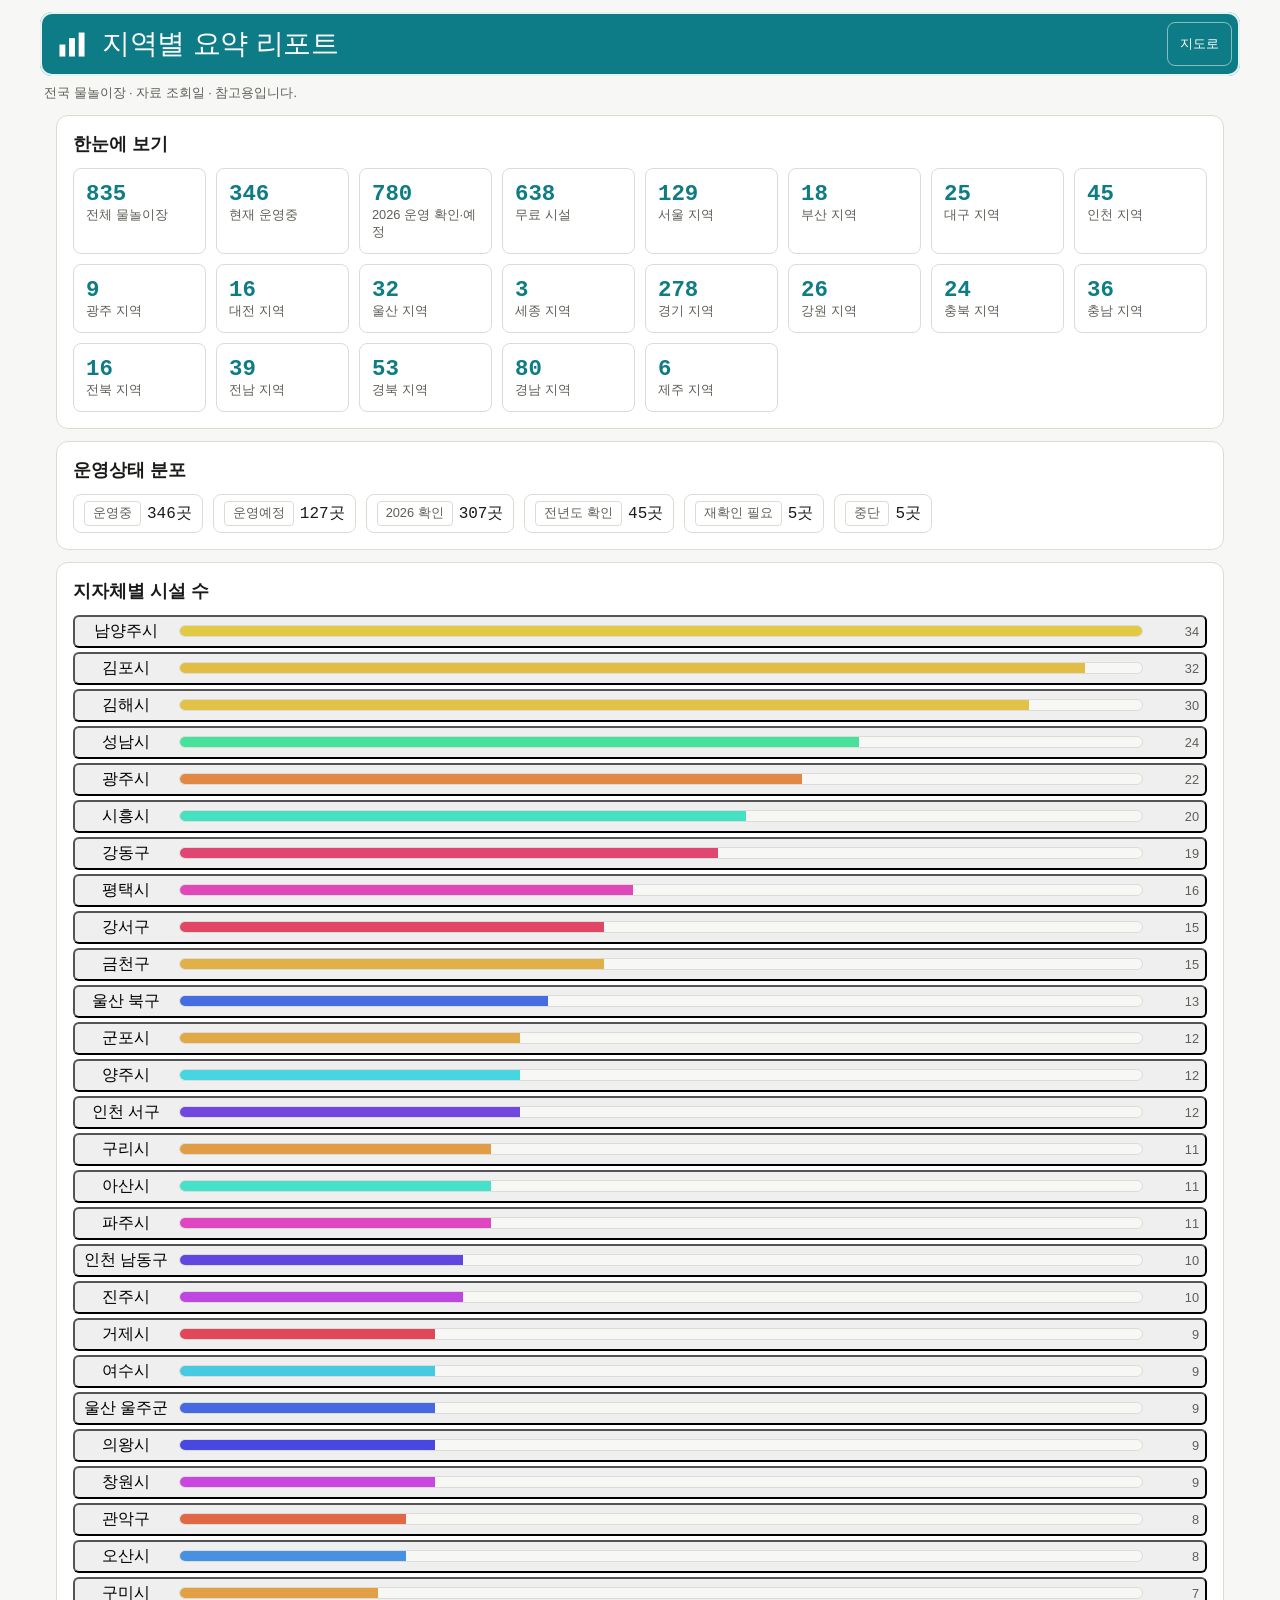
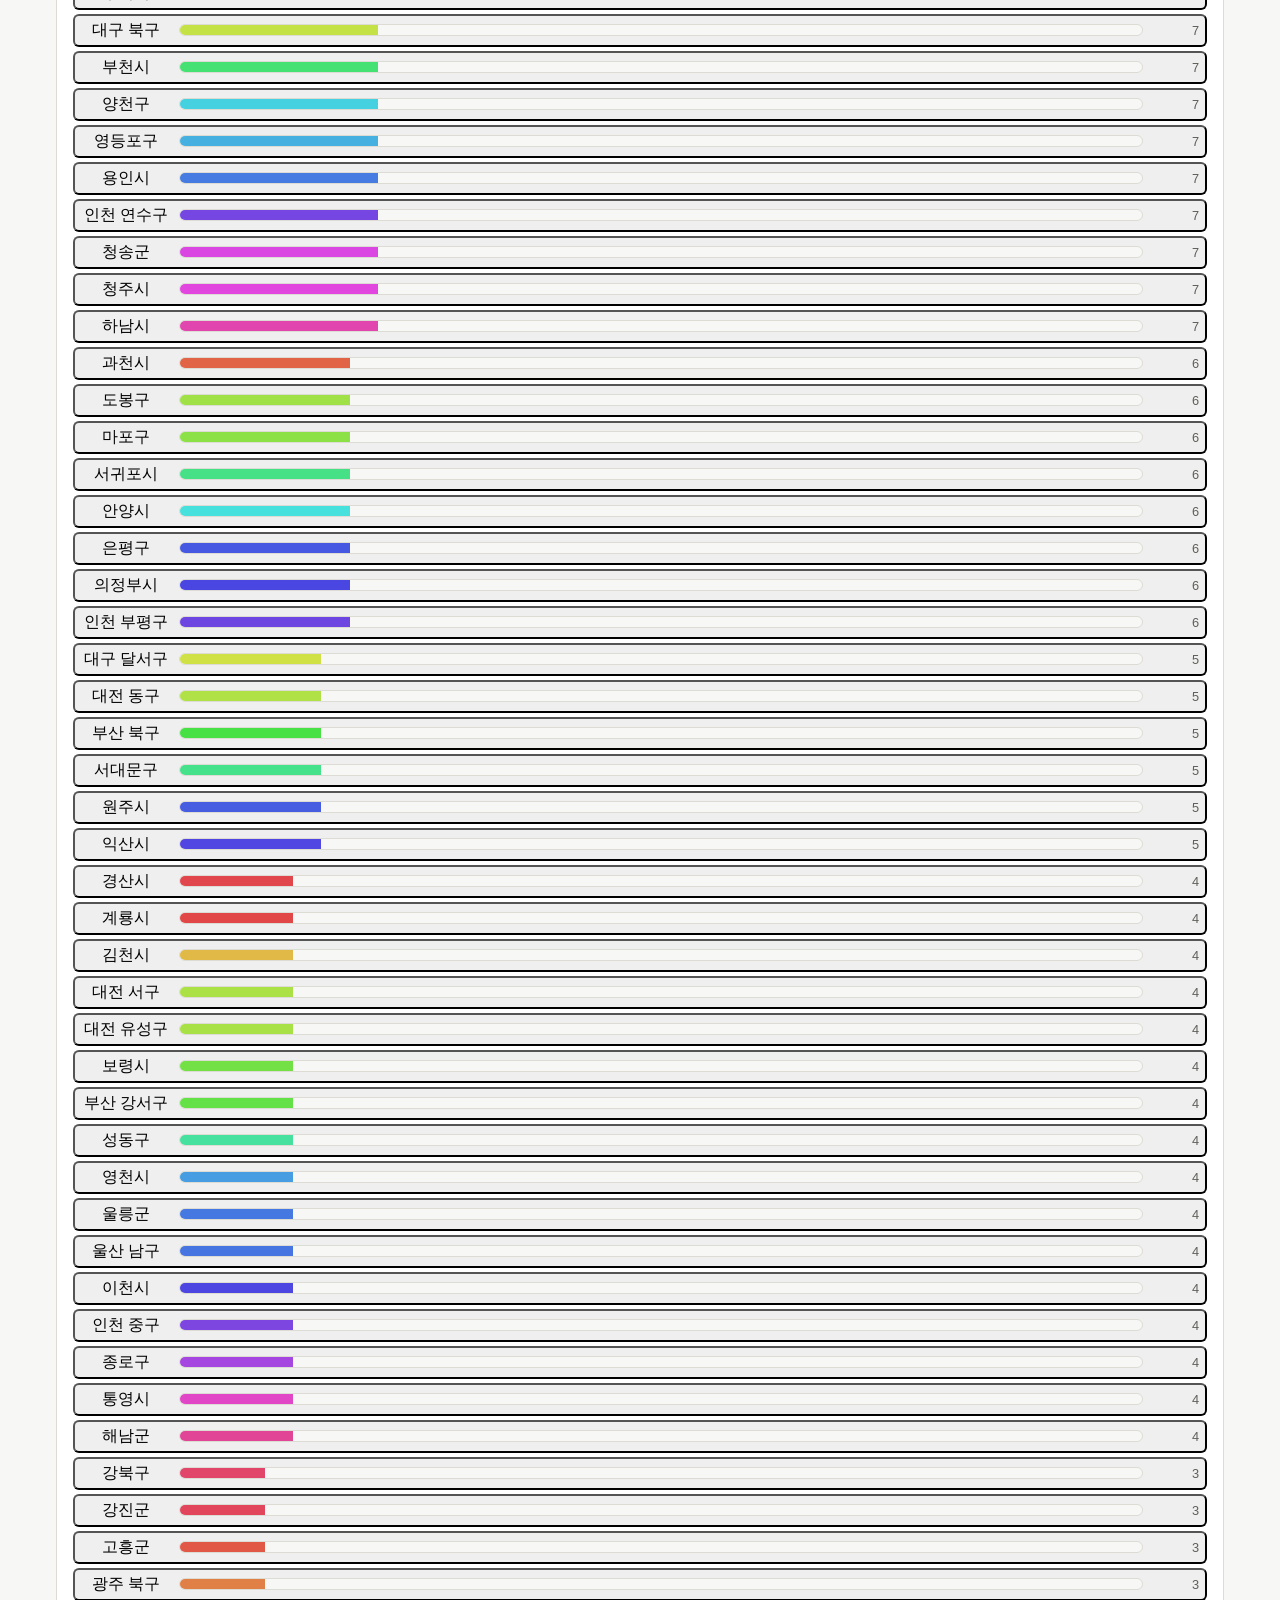
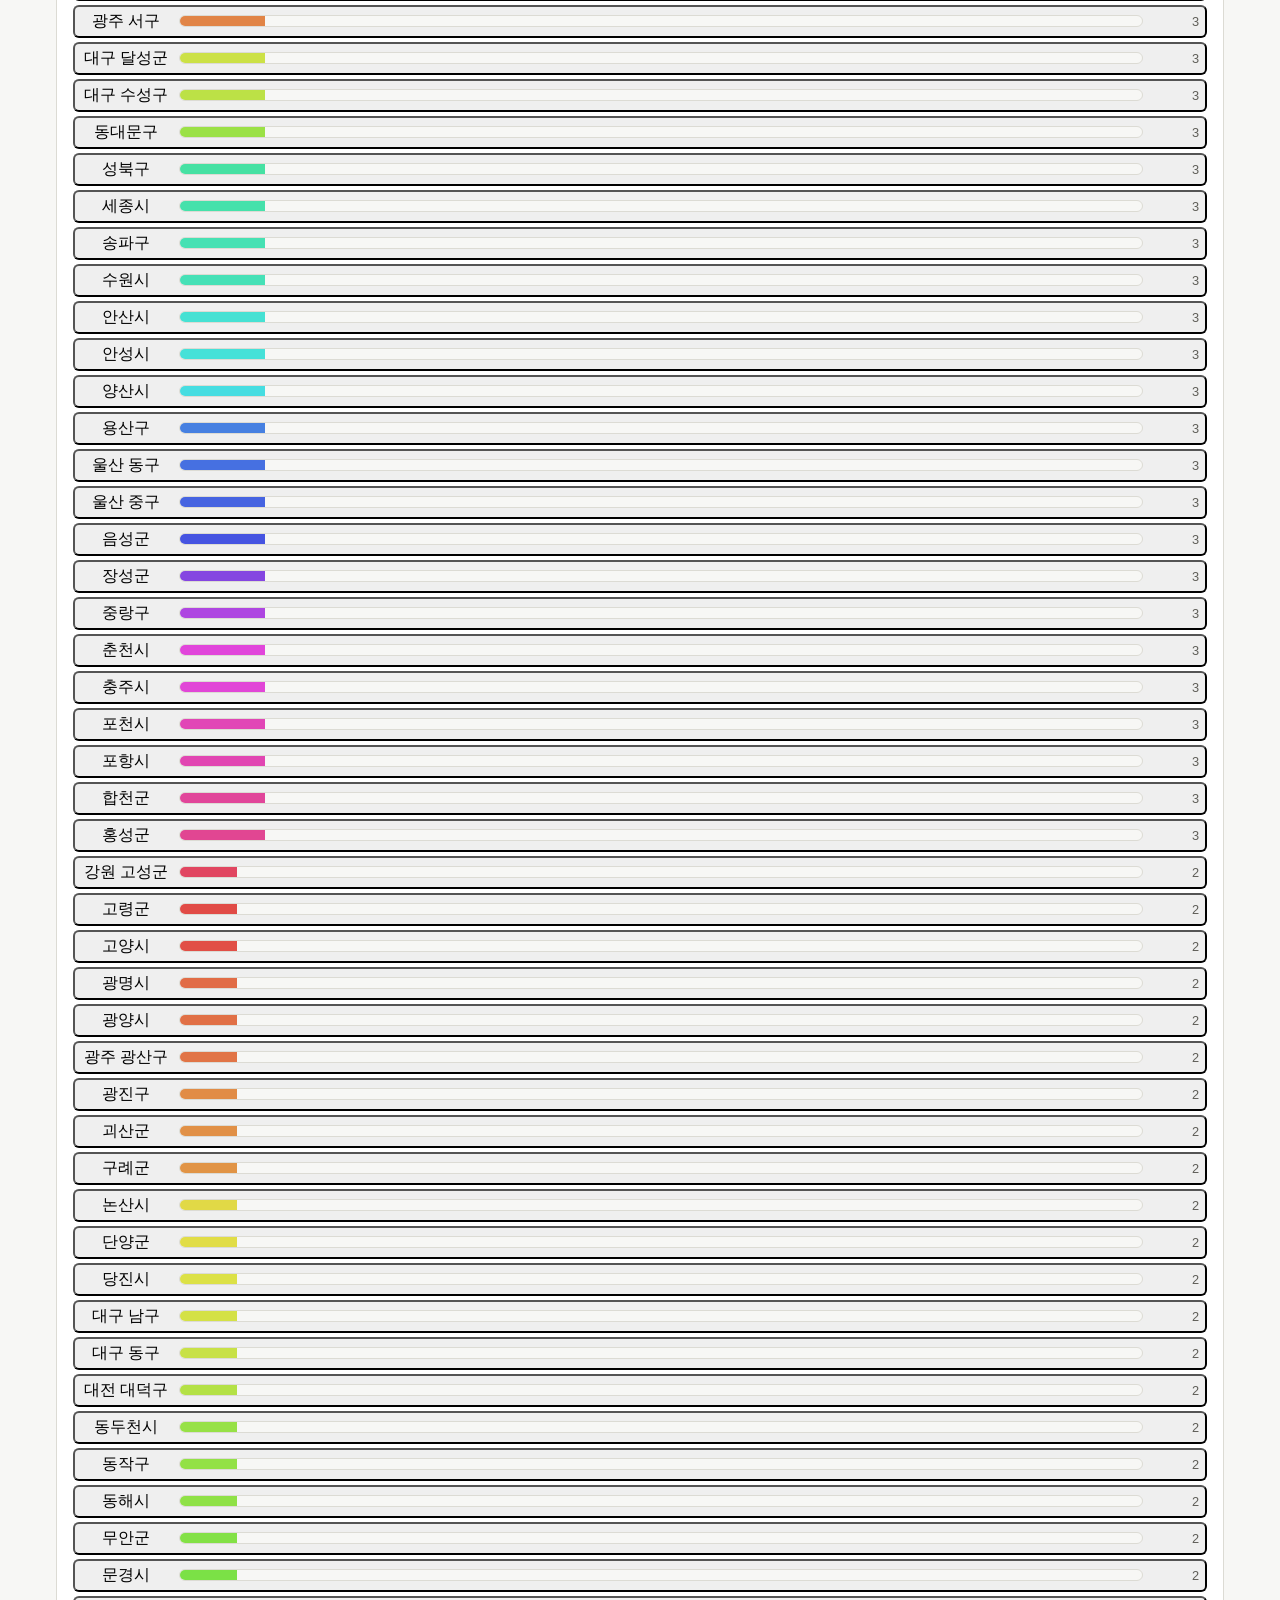
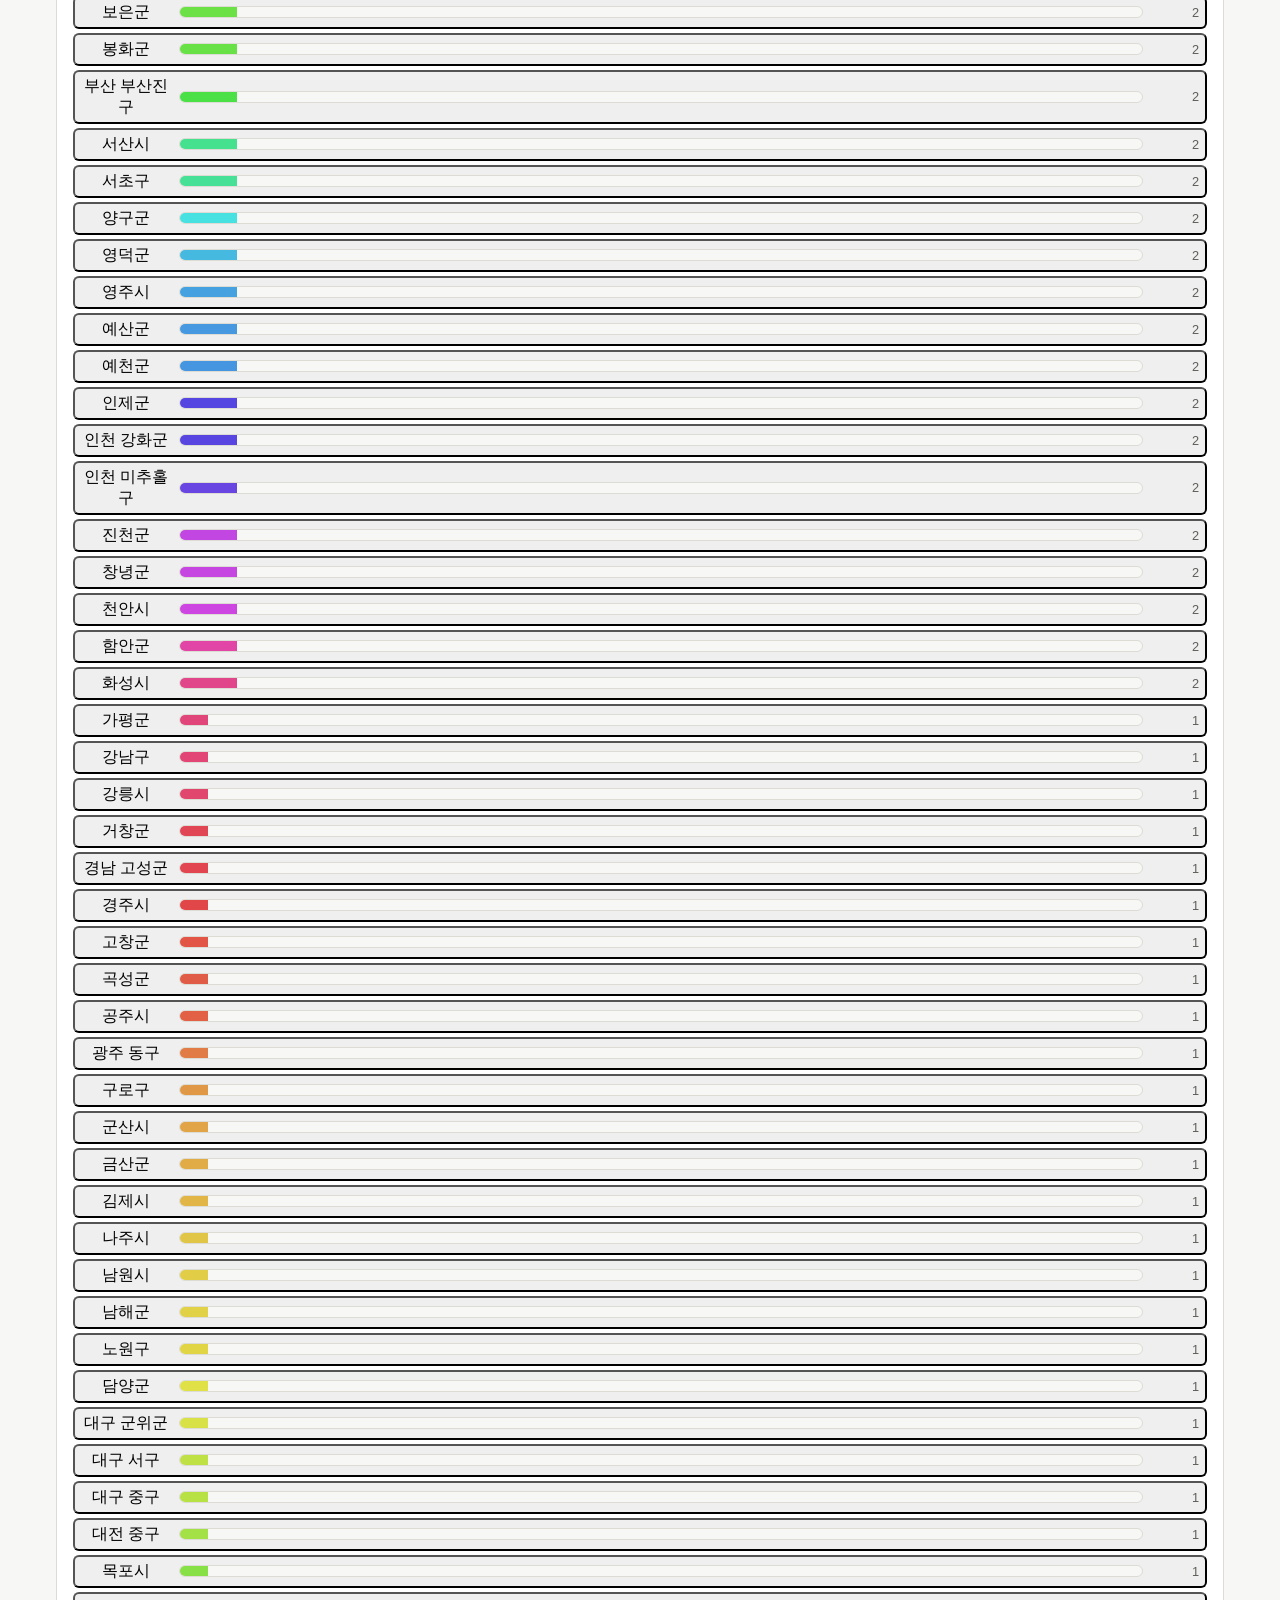
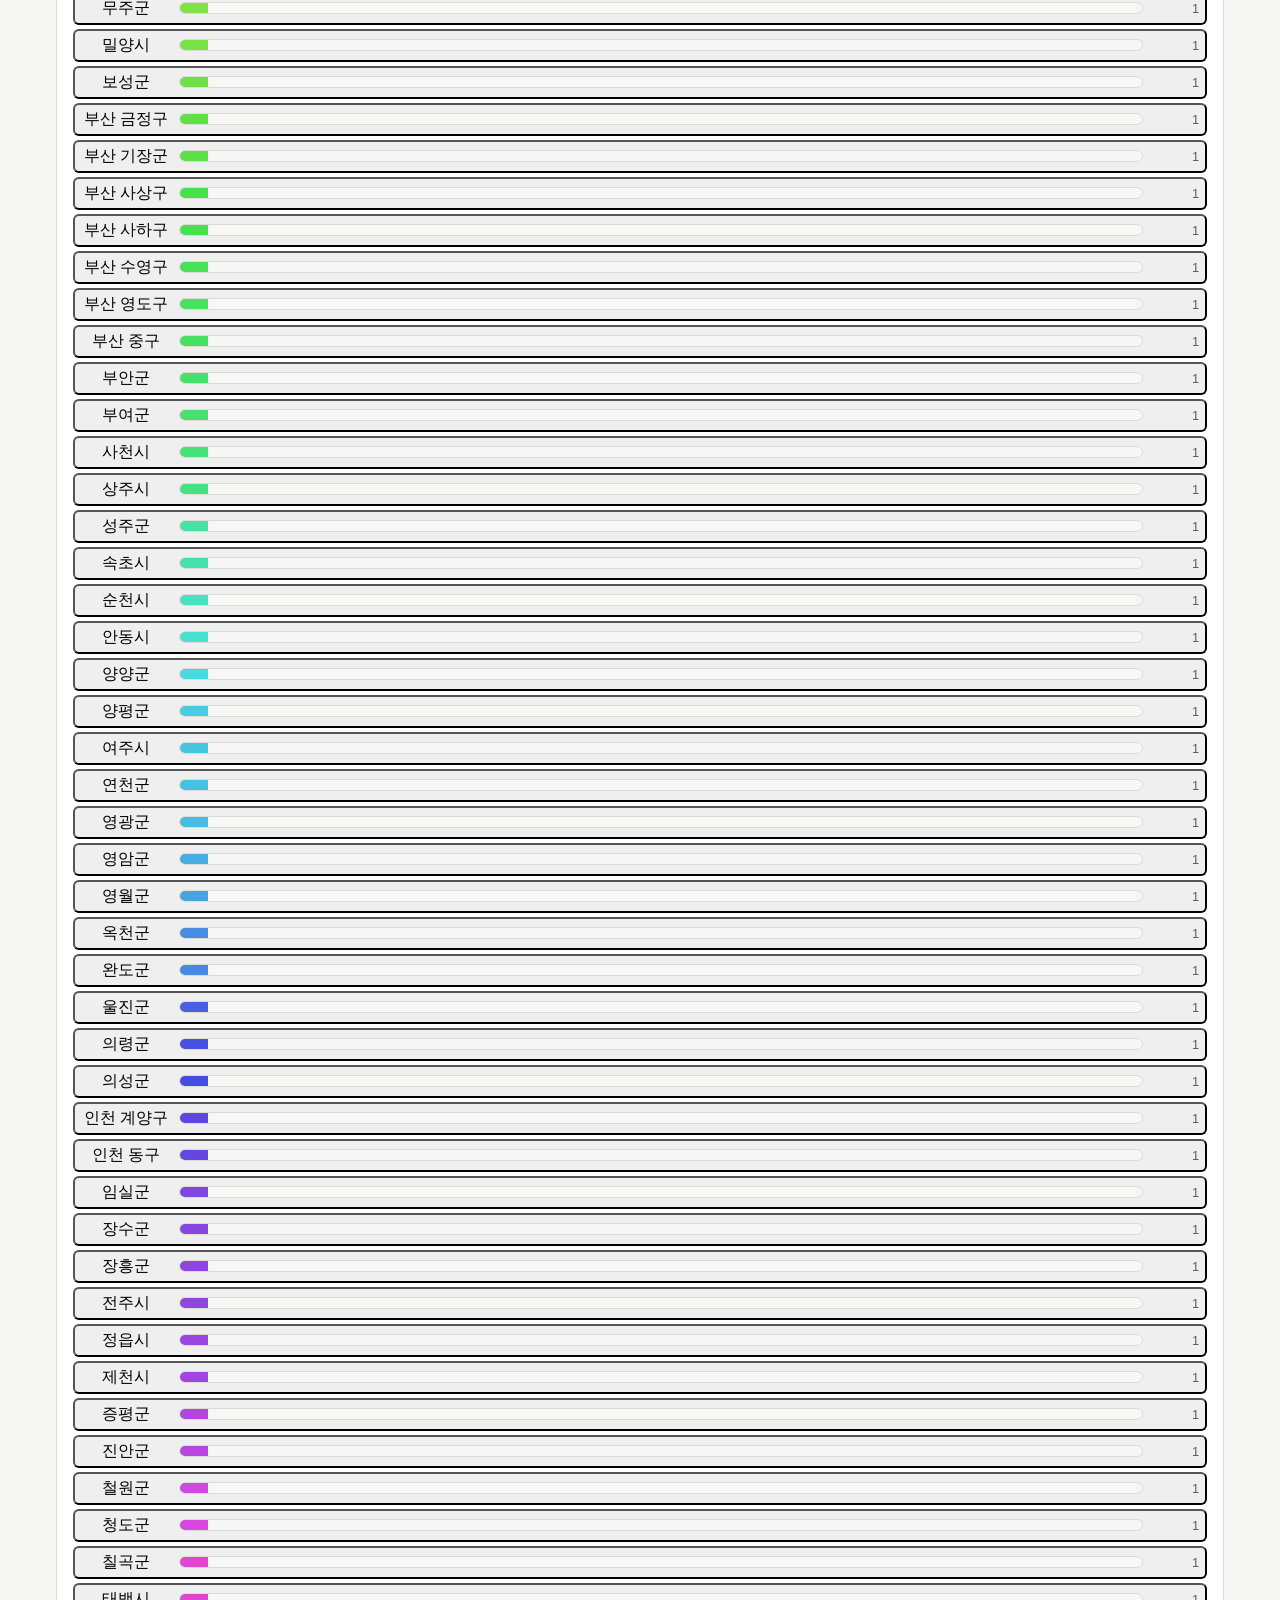
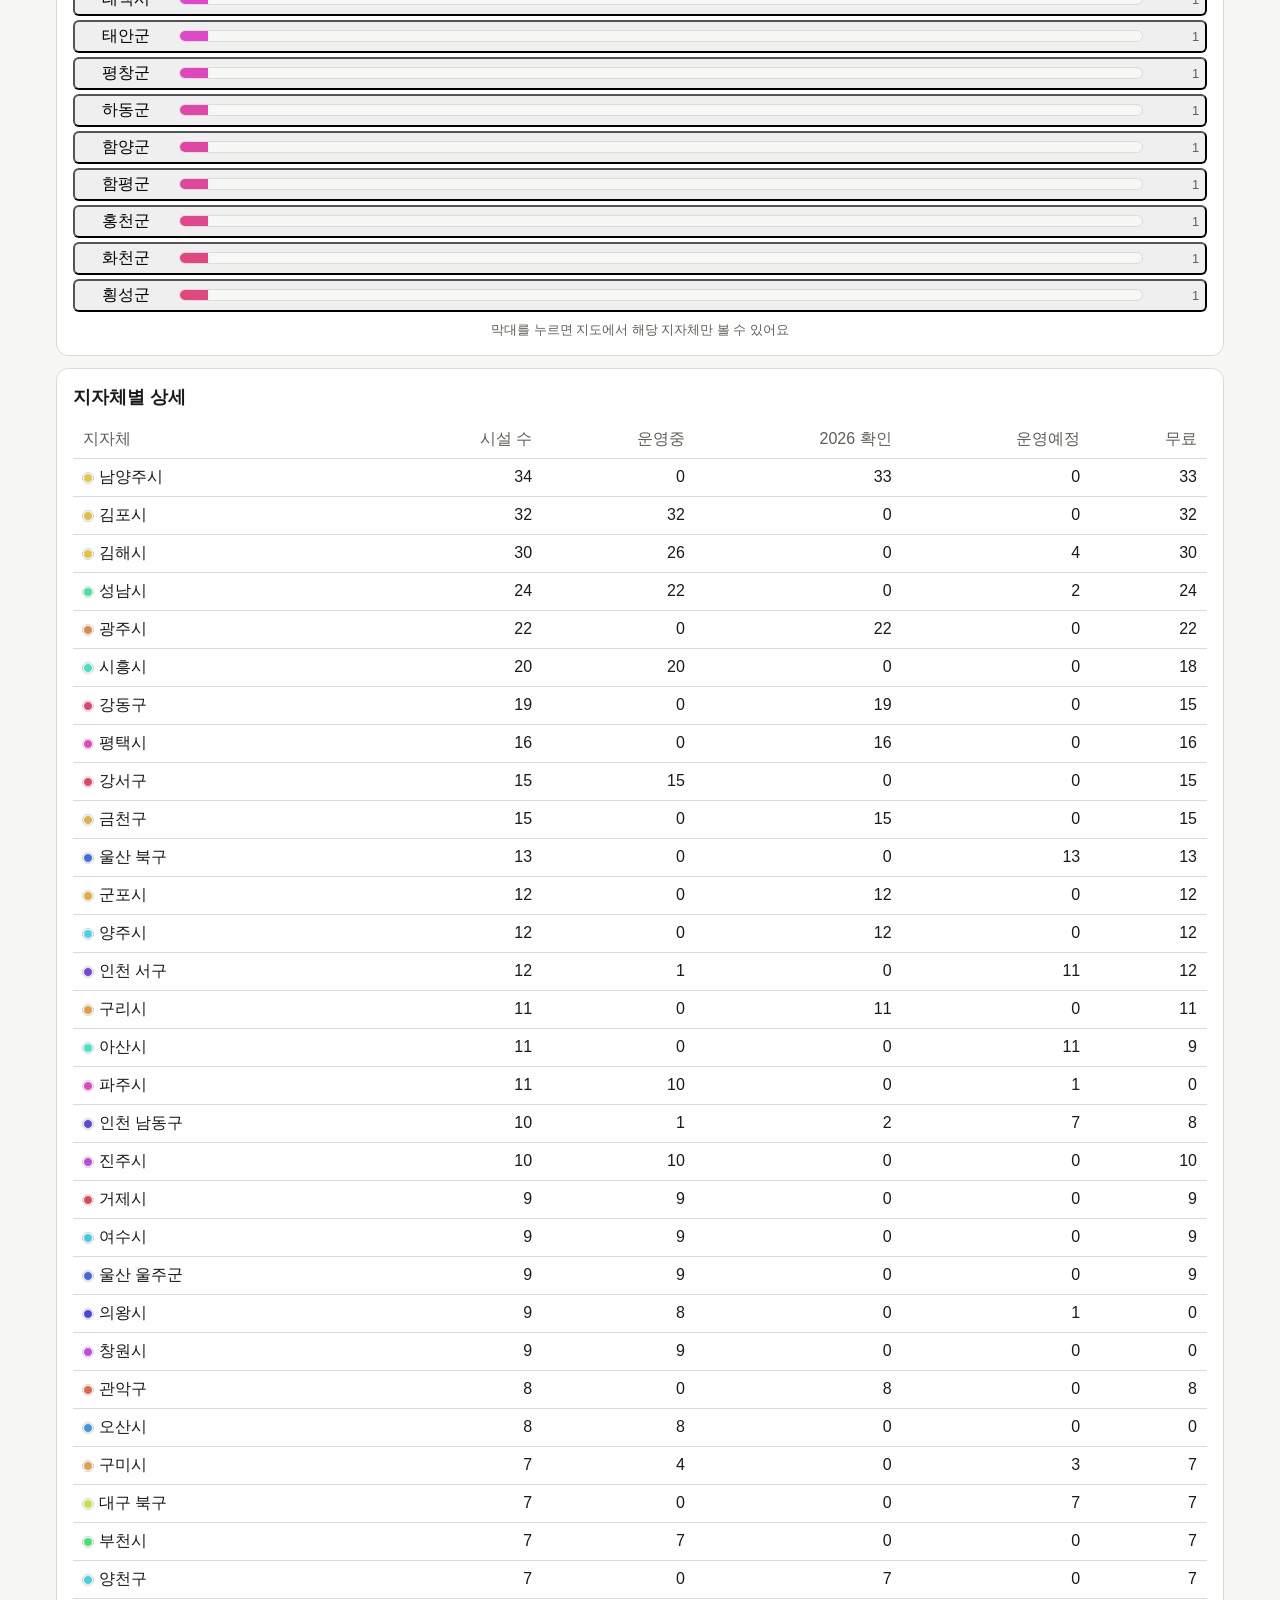
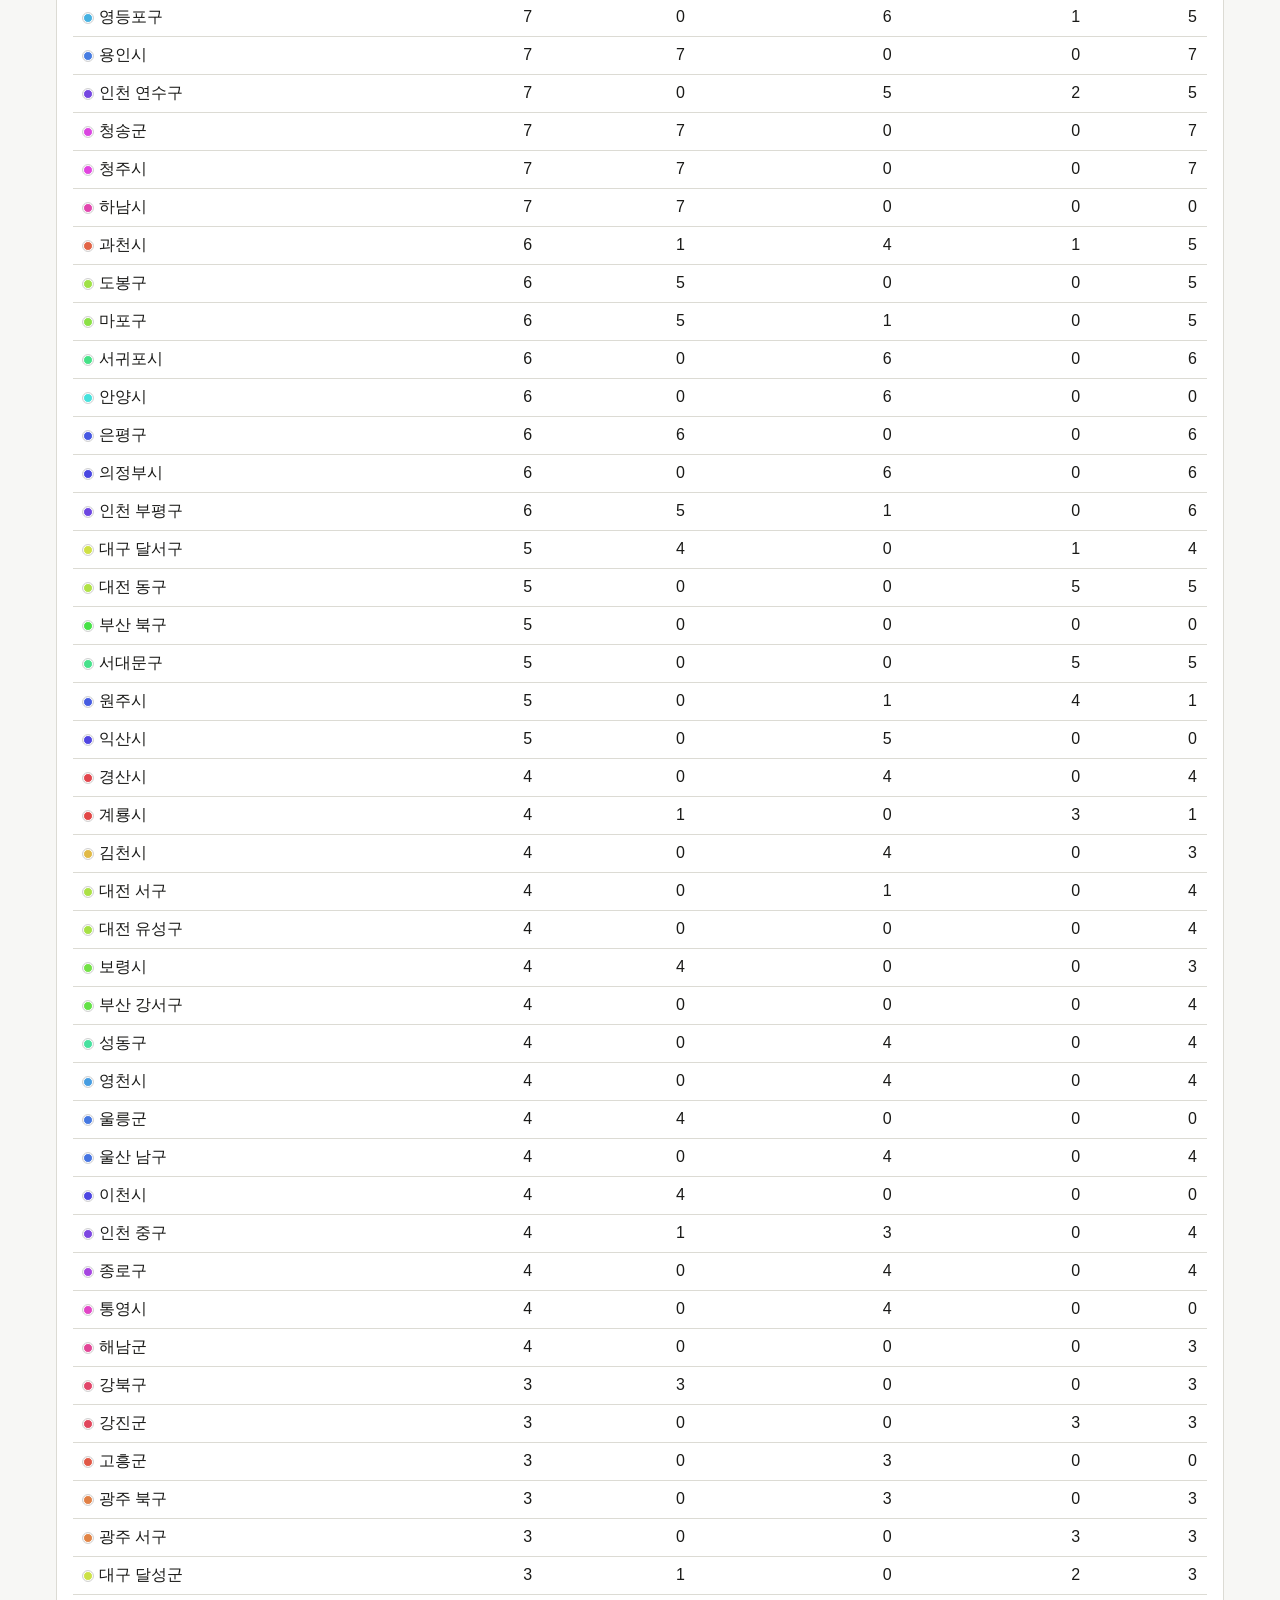
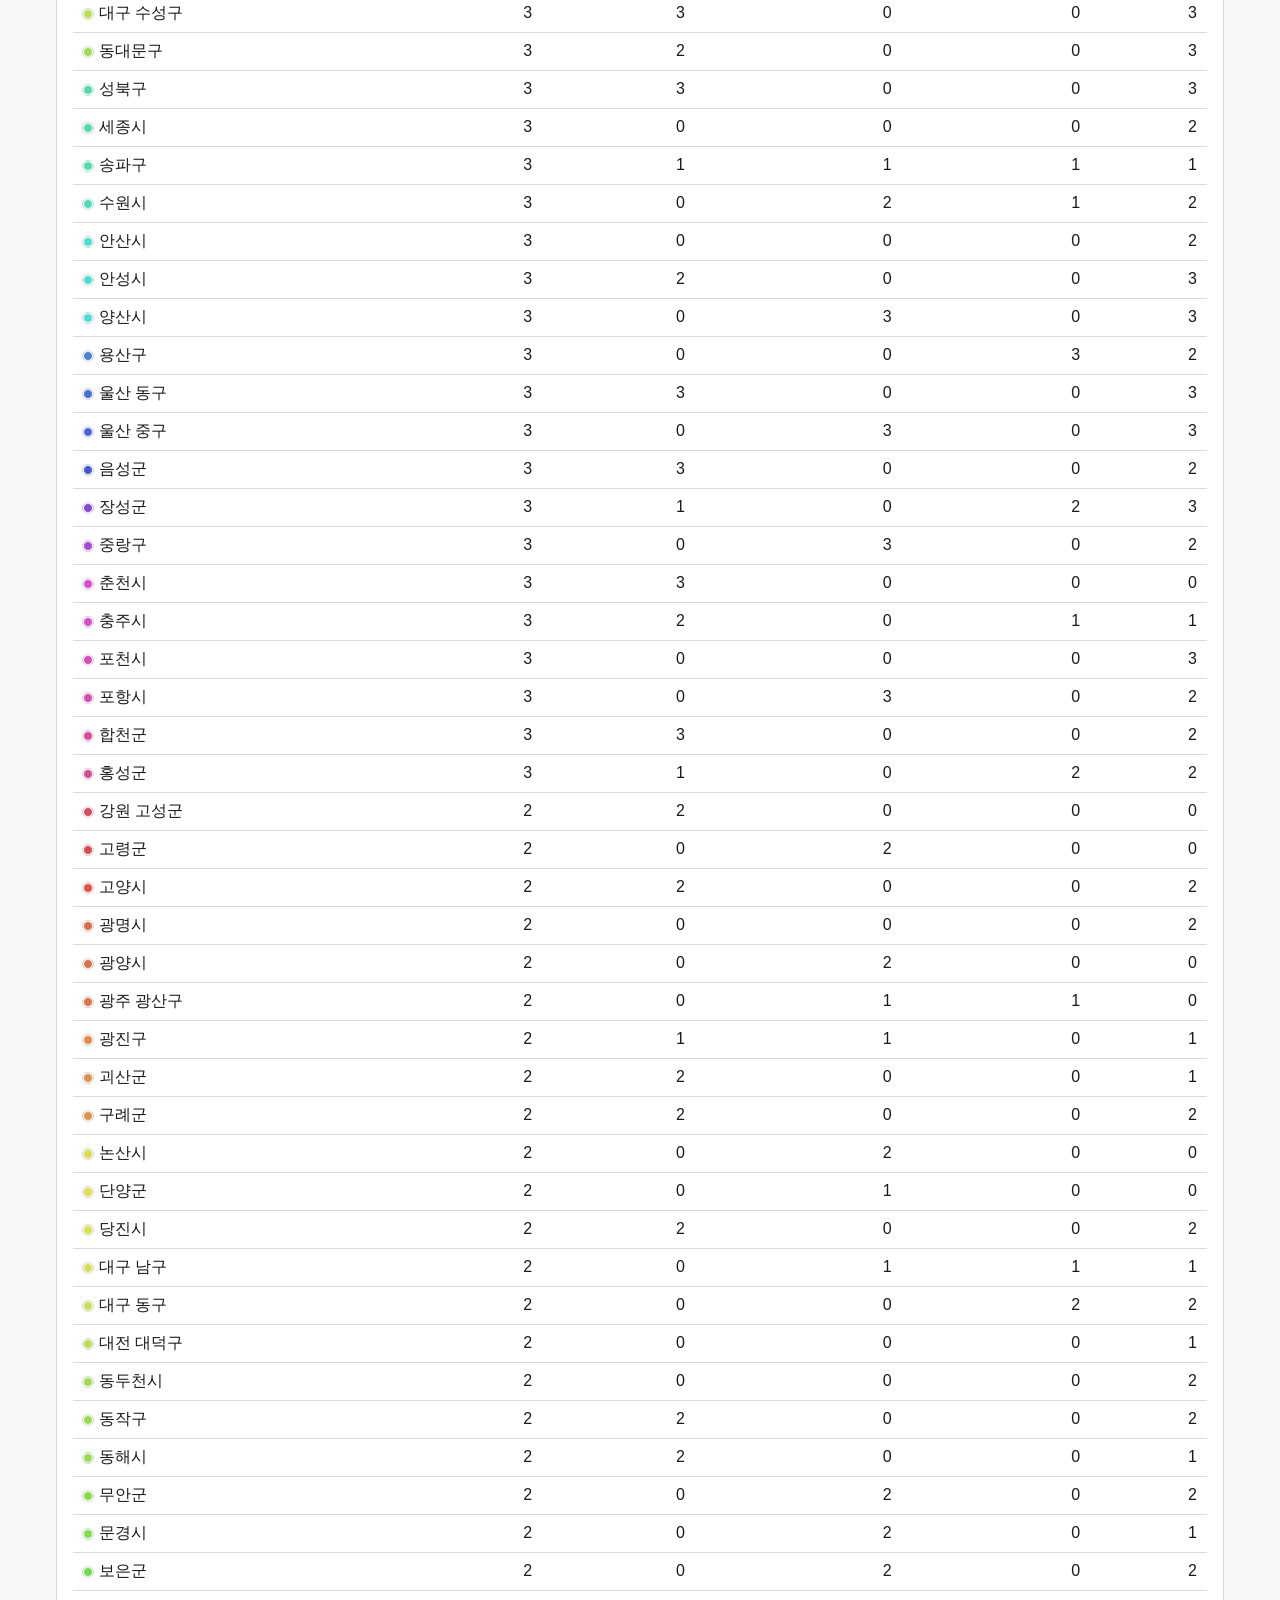
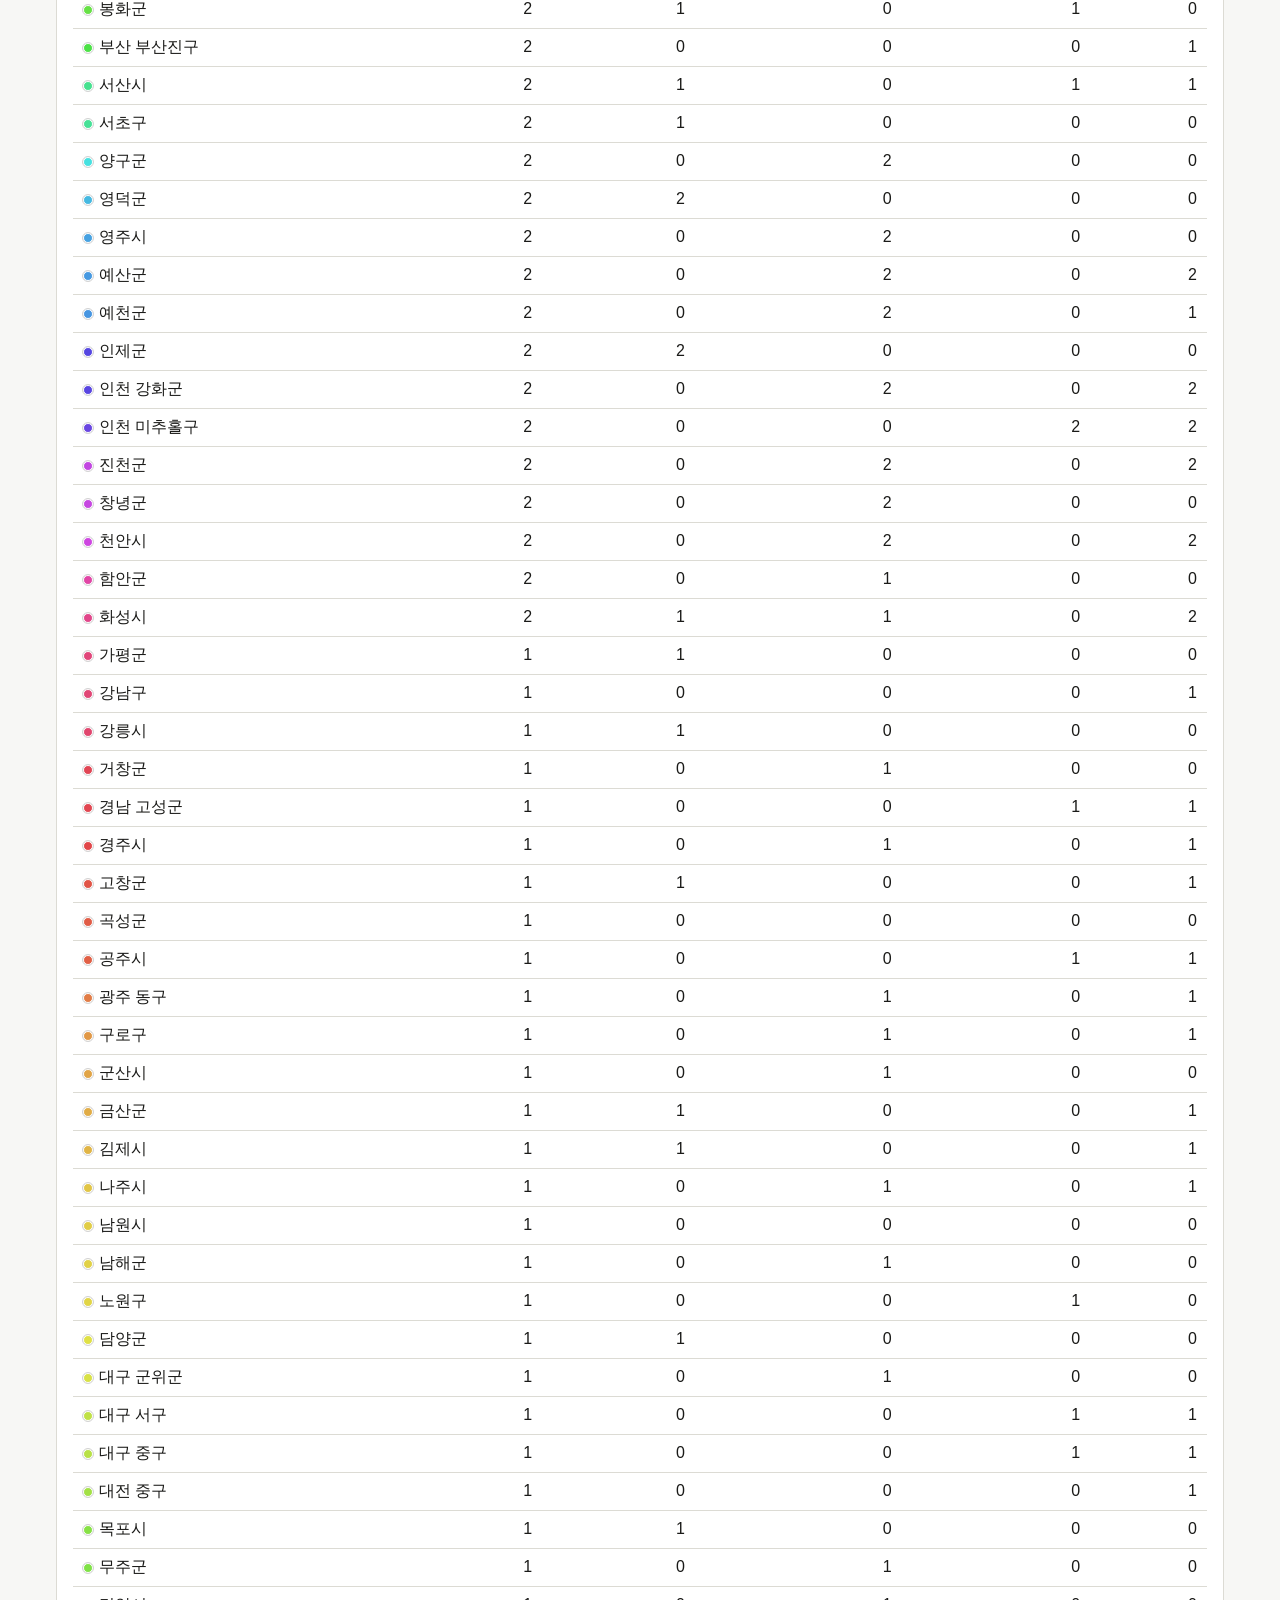
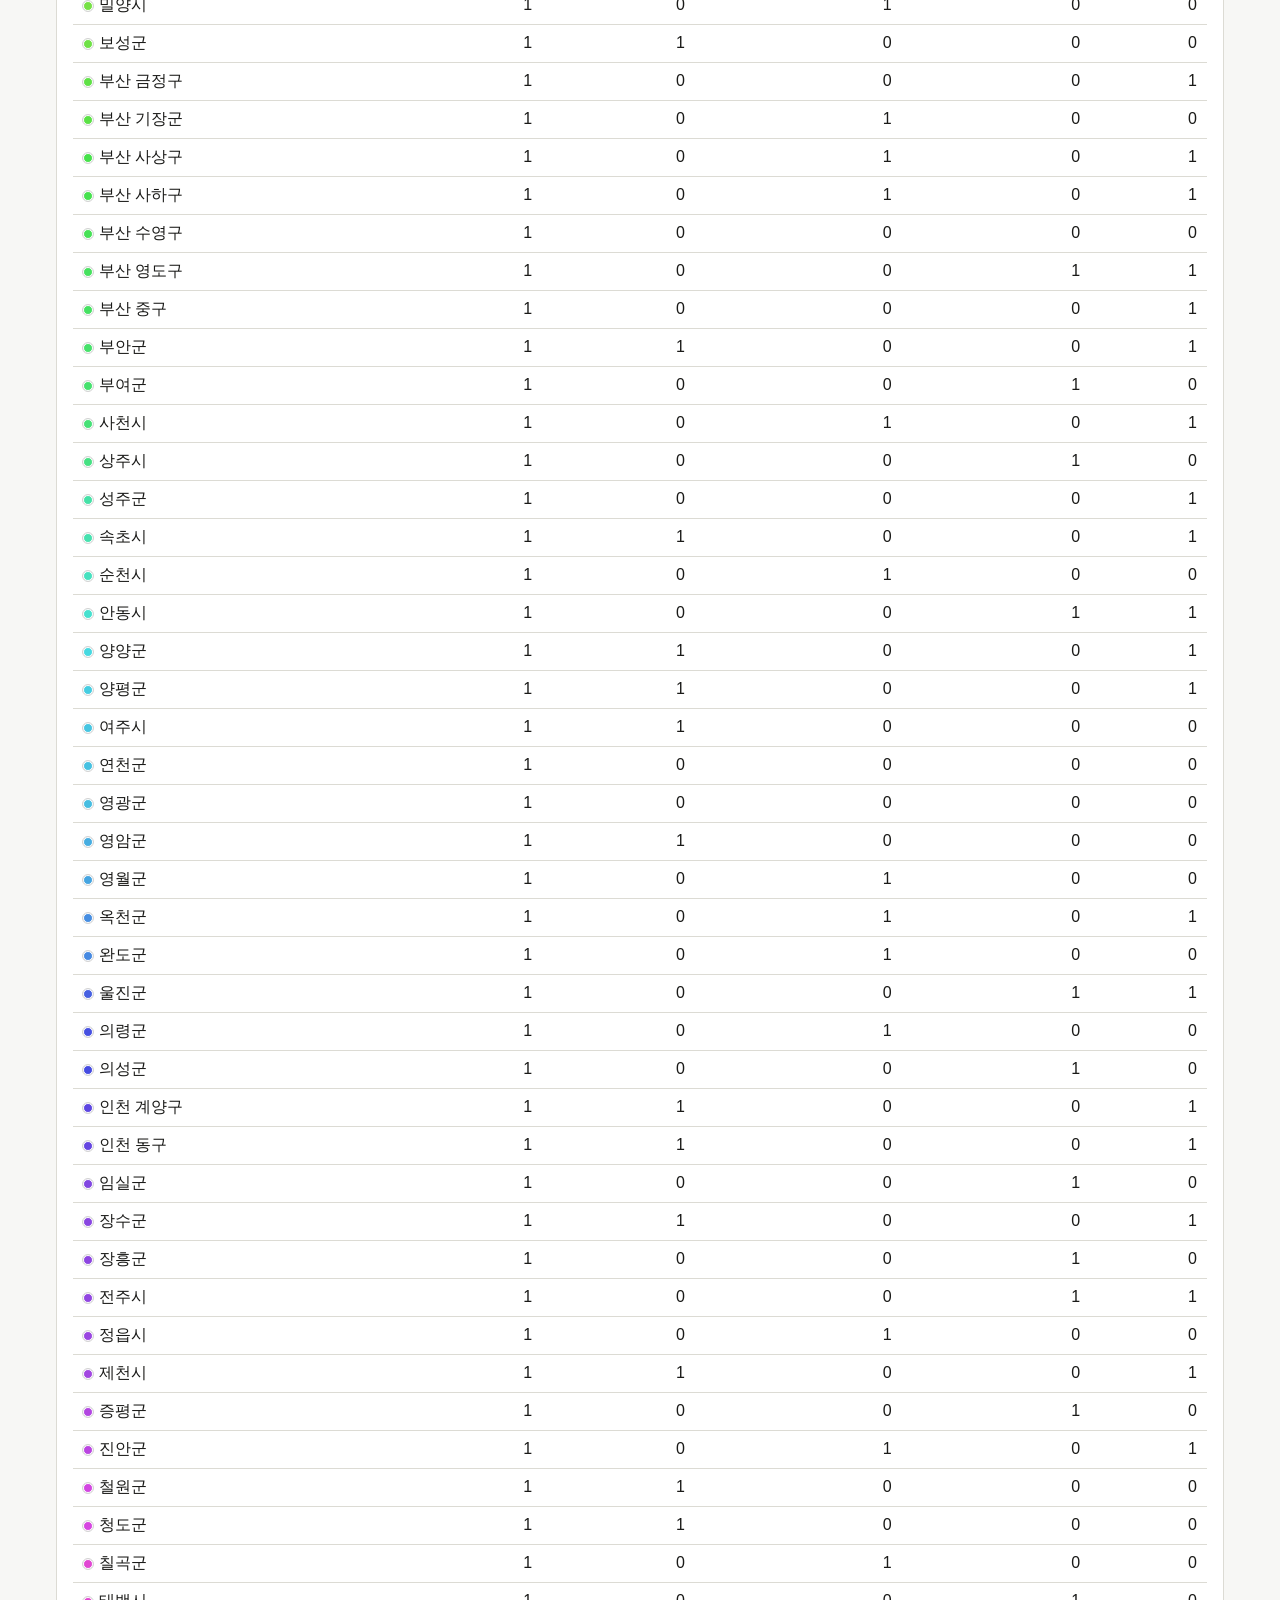
<file: report.html>
<!DOCTYPE html>
<html lang="ko">
<head>
<meta charset="UTF-8">
<meta name="viewport" content="width=device-width, initial-scale=1.0, viewport-fit=cover">
<meta http-equiv="Content-Security-Policy" content="default-src 'self'; script-src 'self'; style-src 'self' 'unsafe-inline' https://fonts.googleapis.com; font-src https://fonts.gstatic.com; img-src 'self' data:; connect-src 'self'; object-src 'none'; base-uri 'self'; form-action 'none'">
<title>지자체별 요약 리포트</title>
<meta name="description" content="전국 지자체별 공공 물놀이장 현황 요약 리포트">
<meta name="theme-color" content="#0E7C86">
<link rel="manifest" href="manifest.json">
<link rel="icon" type="image/png" sizes="512x512" href="assets/icons/app-icon-512.png">
<link rel="apple-touch-icon" sizes="180x180" href="assets/icons/app-icon-apple-180.png">
<meta name="apple-mobile-web-app-capable" content="yes">
<meta name="apple-mobile-web-app-status-bar-style" content="default">
<meta name="apple-mobile-web-app-title" content="물놀이장 지도">
<link rel="stylesheet" href="assets/css/style.css">
</head>
<body>

<header class="app-header">
  <div class="header-inner">
    <svg class="sign-mark" viewBox="0 0 24 24" aria-hidden="true" focusable="false"><rect x="2.6" y="12.4" width="4.4" height="9"/><rect x="9.8" y="7.6" width="4.4" height="13.8"/><rect x="17" y="3.4" width="4.4" height="18"/></svg>
    <div class="sign-text">
      <h1 class="app-title">지역별 요약 리포트</h1>
    </div>
    <a class="report-btn" href="index.html">지도로</a>
  </div>
  <p class="app-notice">전국 물놀이장 · 자료 조회일 <span id="surveyDate"></span> · 참고용입니다.</p>
</header>

<main class="container report-page">

  <!-- 핵심 지표 -->
  <section class="panel">
    <h2 class="report-section-title">한눈에 보기</h2>
    <div class="stat-tiles" id="statTiles"></div>
  </section>

  <!-- 운영상태 분포 -->
  <section class="panel">
    <h2 class="report-section-title">운영상태 분포</h2>
    <div class="status-chips" id="statusChips"></div>
  </section>

  <!-- 지자체별 시설 수 -->
  <section class="panel">
    <h2 class="report-section-title">지자체별 시설 수</h2>
    <div class="district-bars" id="districtBars"></div>
    <p class="dash-hint">막대를 누르면 지도에서 해당 지자체만 볼 수 있어요</p>
  </section>

  <!-- 지자체별 상세 표 -->
  <section class="panel">
    <h2 class="report-section-title">지자체별 상세</h2>
    <div class="table-wrap">
      <table class="report-table" id="reportTable">
        <thead>
          <tr>
            <th>지자체</th><th>시설 수</th><th>운영중</th><th>2026 확인</th><th>운영예정</th><th>무료</th>
          </tr>
        </thead>
        <tbody></tbody>
      </table>
    </div>
  </section>

  <footer class="app-footer">
    <p>자료는 각 지자체 공식 발표·보도 기준이며 방문 전 운영 여부를 꼭 확인하세요.</p>
  </footer>
</main>

<div class="site-notice" role="note">
  © 2026 전국 물놀이장 지도 · 무단 복제를 금합니다. 본 사이트는 정보 공유 목적으로 제공됩니다. 시설명·상표·이미지 등의 권리는 해당 권리자에게 있습니다.
</div>

<script src="assets/js/data.js"></script>
<script src="assets/js/report.js"></script>
</body>
</html>
</file>
<file: assets/css/style.css>
@import url('https://fonts.googleapis.com/css2?family=Do+Hyeon&family=IBM+Plex+Sans+KR:wght@400;500;600&family=JetBrains+Mono:wght@500;700&display=swap');

/* ============================================================
   공공 안내 표지 체계 — 다있맵(daitmap) 지도 PWA 공용
   면색 1개가 앱을 구분하고, 나머지는 전부 조용하게 둔다.
   그림자로 띄우지 않는다. 판은 면색과 1px 괘선으로 만든다.
   ============================================================ */

:root {
  /* 면색 — 앱마다 이 세 줄만 다르다.
     규칙 확장 — 물. */
  --sign: #0E7C86;
  --sign-ink: #FFFFFF;
  --sign-wash: #E6F0F1;      /* 면색의 아주 옅은 톤 — hover/선택 바닥 */

  /* 중립 — 7개 앱 공통 */
  --bg: #F7F7F5;
  --panel: #FFFFFF;
  --ink: #1A1A18;
  --ink-muted: #5F5E58;
  --line: #DCDBD4;

  /* 정보를 나르는 색만 남긴다 */
  --free: #176B5B;
  --paid: #8A4B12;

  /* 지도 마커·범례 — 면색 계열에서 명도와 색상으로 갈라낸다.
     app.js 의 KIND_ORDER 순서와 1:1로 대응한다. 색값은 디자인 시스템이 소유한다. */
  --kind-1: #0E7C86;   /* 정확 위치 */
  --kind-2: #9AA6A8;   /* 대략 위치 */

  /* 1.250 (Major Third) — 이 여섯 단계 밖의 크기를 쓰지 않는다 */
  --fs-xxl: 2.19rem;
  --fs-xl:  1.75rem;
  --fs-l:   1.40rem;
  --fs-m:   1.12rem;
  --fs-base: 1rem;
  --fs-s:   0.80rem;

  --tap: 44px;               /* 최소 터치 타깃 */
  --radius-panel: 12px;
  --radius-card: 10px;

  accent-color: var(--sign);
  caret-color: var(--sign);
  scrollbar-color: var(--line) transparent;
  color-scheme: light;
}

* { margin: 0; padding: 0; box-sizing: border-box; }

body {
  font-family: 'IBM Plex Sans KR', -apple-system, BlinkMacSystemFont, 'Segoe UI', sans-serif;
  background: var(--bg);
  color: var(--ink);
  min-height: 100vh;
  -webkit-text-size-adjust: 100%;
}

/* 우리가 그리지 않은 브라우저 표면도 디자인에 포함된다 */
::selection { background: var(--sign); color: var(--sign-ink); }
::-webkit-scrollbar { width: 10px; height: 10px; }
::-webkit-scrollbar-thumb { background: var(--line); border-radius: 999px; }
::-webkit-scrollbar-track { background: transparent; }

:where(a, button, input, select, [tabindex]):focus-visible {
  outline: 2px solid var(--sign);
  outline-offset: 2px;
  border-radius: 4px;
}

/* 수치는 표지판의 거리 표기처럼 자리를 지킨다 */
.num {
  font-family: 'JetBrains Mono', ui-monospace, monospace;
  font-variant-numeric: tabular-nums;
  font-weight: 700;
}

/* ---------- 헤더: 표지판 ---------- */
.app-header {
  padding: max(12px, env(safe-area-inset-top)) 12px 0;
}

.header-inner {
  position: relative;
  max-width: 1200px;
  margin: 0 auto;
  display: flex;
  align-items: center;
  gap: 12px;
  min-height: 52px;
  padding: 8px 56px 8px 12px;   /* 우측은 링크복사 버튼 자리 */
  background: var(--sign);
  color: var(--sign-ink);
  border-radius: var(--radius-panel);
  box-shadow: inset 0 0 0 2px rgba(255, 255, 255, .9);
}

.sign-mark {
  flex: 0 0 auto;
  width: 26px;
  height: 26px;
  fill: currentColor;
}

.sign-text { flex: 1; min-width: 0; }

.app-title {
  font-family: 'Do Hyeon', 'IBM Plex Sans KR', sans-serif;
  font-size: var(--fs-l);
  font-weight: 400;
  line-height: 1.15;
  letter-spacing: -0.01em;
  color: var(--sign-ink);
  /* 표지판은 이름을 줄이지 않는다. 좁으면 어절 단위로 두 줄이 된다. */
  word-break: keep-all;
  text-wrap: balance;
}

.sign-count {
  flex: 0 0 auto;
  display: flex;
  align-items: baseline;
  gap: 2px;
  color: var(--sign-ink);
}
.sign-count .num { font-size: var(--fs-l); }
.sign-count .unit { font-size: var(--fs-s); opacity: .8; }

.app-notice {
  max-width: 1200px;
  margin: 8px auto 0;
  padding: 0 4px;
  font-size: var(--fs-s);
  line-height: 1.45;
  color: var(--ink-muted);
}

.share-link-btn {
  position: absolute;
  top: 50%;
  right: 4px;
  transform: translateY(-50%);
  width: var(--tap);
  height: var(--tap);
  display: flex;
  align-items: center;
  justify-content: center;
  border: none;
  border-radius: 8px;
  background: transparent;
  color: var(--sign-ink);
  line-height: 1;
  cursor: pointer;
}
.share-link-btn:active { background: rgba(255, 255, 255, .16); }

.share-link-toast {
  position: absolute;
  right: 4px;
  top: calc(100% + 6px);
  z-index: 5;
  padding: 6px 12px;
  border-radius: 6px;
  background: var(--ink);
  color: #fff;
  font-size: var(--fs-s);
  font-weight: 500;
  white-space: nowrap;
}

/* ---------- 레이아웃 ---------- */
.container {
  max-width: 1200px;
  margin: 0 auto;
  padding: 12px 12px max(32px, env(safe-area-inset-bottom));
}

.panel {
  background: var(--panel);
  border: 1px solid var(--line);
  border-radius: var(--radius-panel);
  padding: 12px;
  margin-bottom: 12px;
}

.report-btn {
  position: absolute;
  top: 50%;
  right: 8px;
  transform: translateY(-50%);
  min-height: var(--tap);
  display: inline-flex;
  align-items: center;
  padding: 0 12px;
  font-size: var(--fs-s);
  text-decoration: none;
  color: var(--sign-ink);
  border: 1px solid rgba(255, 255, 255, .5);
  border-radius: 8px;
}

/* ---------- 필터 ---------- */
.filter-bar { position: sticky; top: 8px; z-index: 900; }

.filter-row {
  display: flex;
  flex-wrap: wrap;
  align-items: center;
  gap: 8px;
  margin-bottom: 8px;
}
.filter-row:last-child { margin-bottom: 0; }

.filter-label {
  width: 100%;
  font-size: var(--fs-s);
  font-weight: 500;
  color: var(--ink-muted);
}

/* 모바일에서는 검색이 한 줄을 다 쓴다. 시군구·필터는 다음 줄로 내려간다. */
.search-row { gap: 8px; }
.search-box { flex: 1 1 100%; min-width: 0; }

/* 아이콘 — 컨트롤은 전부 같은 선 굵기로 그린다.
   헤더의 표지판 픽토그램만 면으로 채운 별개 계열이다. */
.ico {
  width: 20px;
  height: 20px;
  fill: none;
  stroke: currentColor;
  stroke-width: 1.8;
  stroke-linecap: round;
  stroke-linejoin: round;
  pointer-events: none;   /* 클릭 판정이 늘 버튼에 잡히도록 */
}

/* font-size 는 16px 아래로 내리지 않는다 — iOS 가 포커스 시 페이지를 확대한다 */
.search-box input,
.district-select {
  width: 100%;
  min-height: var(--tap);
  padding: 8px 12px;
  border: 1px solid var(--line);
  border-radius: 8px;
  background: var(--panel);
  font-family: inherit;
  font-size: var(--fs-base);
  color: var(--ink);
  outline: none;
}
.search-box input::placeholder { color: var(--ink-muted); }
.search-box input:focus,
.district-select:focus { border-color: var(--sign); }

/* min-width:0 이 없으면 select 가 가장 긴 옵션 텍스트만큼 벌어져
   좁은 화면에서 옆 버튼을 다음 줄로 밀어낸다. */
.district-select { flex: 1; width: auto; min-width: 0; max-width: none; cursor: pointer; }

.filter-collapse-btn {
  flex: 0 0 var(--tap);
  width: var(--tap);
  min-height: var(--tap);
  border: 1px solid var(--line);
  border-radius: 8px;
  background: var(--panel);
  color: var(--ink-muted);
  cursor: pointer;
}
.filter-collapse-btn[aria-expanded="true"] {
  background: var(--sign);
  border-color: var(--sign);
  color: var(--sign-ink);
}
.filter-collapse-btn .ico { transition: transform .18s ease; }
.filter-collapse-btn[aria-expanded="true"] .ico { transform: rotate(180deg); }
.filter-groups[hidden] { display: none; }

.pill {
  min-height: var(--tap);
  display: inline-flex;
  align-items: center;
  padding: 0 14px;
  border: 1px solid var(--line);
  border-radius: 999px;
  background: var(--panel);
  font-family: inherit;
  font-size: var(--fs-base);
  color: var(--ink);
  cursor: pointer;
}
.pill.active {
  background: var(--sign);
  border-color: var(--sign);
  color: var(--sign-ink);
}
.pill.reset { color: var(--ink-muted); }

.result-count-row {
  display: flex;
  align-items: center;
  flex-wrap: wrap;
  gap: 8px;
  margin-top: 10px;
}
.result-count {
  margin-left: auto;
  font-size: var(--fs-s);
  color: var(--ink-muted);
}

/* 시각적으로는 작게, 히트 영역은 44px */
.view-toggle {
  display: inline-flex;
  border: 1px solid var(--line);
  border-radius: 999px;
  overflow: hidden;
  background: var(--panel);
}
.view-toggle .pill { border: none; border-radius: 0; }
.view-toggle .pill + .pill { box-shadow: inset 1px 0 0 var(--line); }
.pill-sm,
.result-count-row .pill {
  min-height: var(--tap);
  padding: 0 12px;
  font-size: var(--fs-s);
}

/* ---------- 지도 + 목록 ---------- */
.content-grid {
  display: grid;
  grid-template-columns: 1fr;
  gap: 12px;
  align-items: start;
}
.content-grid.view-map .list-pane { display: none; }
.content-grid.view-list .map-pane { display: none; }

.map-pane {
  position: relative;
  border: 1px solid var(--line);
  border-radius: var(--radius-panel);
  overflow: hidden;
  background: var(--panel);
}
#map { height: 62dvh; min-height: 320px; }

.map-legend {
  position: absolute;
  bottom: 10px;
  left: 10px;
  z-index: 800;
  display: flex;
  gap: 10px;
  align-items: center;
  flex-wrap: wrap;
  max-width: calc(100% - 20px);
  padding: 7px 10px;
  border: 1px solid var(--line);
  border-radius: 8px;
  background: rgba(255, 255, 255, .94);
  font-size: var(--fs-s);
  color: var(--ink);
}
.legend-dot {
  display: inline-block;
  width: 10px;
  height: 10px;
  border-radius: 50%;
  background: var(--sign);   /* 지도 범례는 인라인 KIND_COLOR 가 덮어쓴다 */
  border: 1.5px solid #fff;
  outline: 1px solid rgba(0, 0, 0, .18);
  vertical-align: -1px;
  margin-right: 3px;
}

/* Leaflet 팝업 */
.leaflet-popup-content-wrapper {
  border-radius: var(--radius-card);
  font-family: 'IBM Plex Sans KR', sans-serif;
}
.popup-name { font-size: var(--fs-m); font-weight: 600; color: var(--ink); margin-bottom: 3px; }
.popup-meta { font-size: var(--fs-s); color: var(--ink-muted); margin-bottom: 8px; }
.popup-btn {
  min-height: var(--tap);
  padding: 0 14px;
  border: none;
  border-radius: 8px;
  background: var(--sign);
  color: var(--sign-ink);
  font-family: inherit;
  font-size: var(--fs-s);
  cursor: pointer;
}

/* ---------- 카드 ---------- */
.card-grid {
  display: grid;
  grid-template-columns: 1fr;
  gap: 10px;
}

.facility-card {
  display: flex;
  flex-direction: column;
  background: var(--panel);
  border: 1px solid var(--line);
  border-radius: var(--radius-card);
  overflow: hidden;
  cursor: pointer;
}

.card-body {
  display: flex;
  flex-direction: column;
  gap: 7px;
  flex: 1;
  padding: 12px;
}
.card-title-row {
  display: flex;
  align-items: flex-start;
  justify-content: space-between;
  gap: 8px;
}
.card-name {
  flex: 1;
  min-width: 0;
  font-size: var(--fs-l);
  font-weight: 600;
  line-height: 1.3;
  color: var(--ink);
}

.fav-btn {
  flex: 0 0 auto;
  width: var(--tap);
  height: var(--tap);
  margin: -10px -8px -10px 0;   /* 시각 크기는 그대로, 히트 영역만 확보 */
  display: flex;
  align-items: center;
  justify-content: center;
  border: none;
  background: none;
  color: var(--ink-muted);
  cursor: pointer;
}
.fav-btn.on { color: var(--sign); }
.fav-btn.on .ico { fill: currentColor; }

.card-tags { display: flex; flex-wrap: wrap; gap: 5px; }

/* 기본 태그는 무채색. 정보를 나르는 것만 색을 갖는다. */
.tag {
  padding: 3px 8px;
  border: 1px solid var(--line);
  border-radius: 4px;
  background: var(--panel);
  font-size: var(--fs-s);
  font-weight: 500;
  color: var(--ink-muted);
  white-space: nowrap;
}
.tag.district { color: var(--ink); }
/* 부모가 스캔하는 것은 "무료"다. 무료만 면 채움, 유료는 외곽선 + 굵기.
   유료까지 채우면 면색이 카드로 새어 "면색은 표지판·활성 필터·마커에만" 규칙이 깨진다. */
.tag.free, .tag.paid { font-weight: 600; }
.tag.free { background: var(--free); border-color: var(--free); color: #fff; }
.tag.paid { border-color: var(--paid); color: var(--paid); }

.card-info {
  font-size: var(--fs-base);
  line-height: 1.5;
  color: var(--ink-muted);
}

.card-locate {
  align-self: flex-start;
  min-height: var(--tap);
  display: inline-flex;
  align-items: center;
  padding: 0 12px;
  border: 1px solid var(--line);
  border-radius: 8px;
  background: var(--panel);
  font-family: inherit;
  font-size: var(--fs-s);
  color: var(--ink);
  cursor: pointer;
}

.empty-state {
  padding: 48px 16px;
  text-align: center;
  color: var(--ink-muted);
  line-height: 1.7;
}

/* ---------- 모달: 모바일은 바텀시트 ---------- */
.modal-overlay {
  position: fixed;
  inset: 0;
  z-index: 2000;
  display: flex;
  align-items: flex-end;
  justify-content: center;
  background: rgba(26, 26, 24, .45);
}
.modal-overlay[hidden] { display: none; }

.modal-card {
  position: relative;
  width: 100%;
  max-height: 88dvh;
  overflow-y: auto;
  padding: 20px 16px max(20px, env(safe-area-inset-bottom));
  background: var(--panel);
  border-radius: 16px 16px 0 0;
  animation: sheetUp .22s cubic-bezier(.2, .7, .3, 1);
}
/* 그랩 핸들 */
.modal-card::before {
  content: "";
  display: block;
  width: 40px;
  height: 4px;
  margin: -8px auto 12px;
  border-radius: 999px;
  background: var(--line);
}
@keyframes sheetUp {
  from { transform: translateY(16px); opacity: 0; }
  to   { transform: translateY(0);    opacity: 1; }
}

.modal-close {
  position: absolute;
  top: 8px;
  right: 8px;
  width: var(--tap);
  height: var(--tap);
  border: none;
  border-radius: 8px;
  background: transparent;
  color: var(--ink-muted);
  cursor: pointer;
}

.modal-title {
  font-size: var(--fs-l);
  font-weight: 600;
  line-height: 1.3;
  margin: 0 40px 8px 0;
  color: var(--ink);
}
.modal-tags { display: flex; flex-wrap: wrap; gap: 5px; margin-bottom: 14px; }

.modal-intro {
  padding: 10px 12px;
  margin-bottom: 14px;
  border: 1px solid var(--line);
  border-radius: 8px;
  background: var(--bg);
  font-size: var(--fs-base);
  line-height: 1.6;
  color: var(--ink-muted);
}

.detail-list { display: flex; flex-direction: column; margin-bottom: 18px; }
.detail-item {
  display: grid;
  grid-template-columns: 84px 1fr;
  gap: 10px;
  padding: 9px 0;
  border-bottom: 1px solid var(--line);
  font-size: var(--fs-base);
  line-height: 1.5;
}
.detail-item:last-child { border-bottom: none; }
.detail-item .k { color: var(--ink-muted); }
.detail-item .v { color: var(--ink); word-break: break-word; }

.modal-links { display: flex; flex-wrap: wrap; gap: 8px; }
.link-btn {
  flex: 1;
  min-width: 120px;
  min-height: var(--tap);
  display: inline-flex;
  align-items: center;
  justify-content: center;
  padding: 0 16px;
  border: 1px solid var(--line);
  border-radius: 8px;
  background: var(--panel);
  font-family: inherit;
  font-size: var(--fs-base);
  color: var(--ink);
  text-decoration: none;
  cursor: pointer;
}
.link-btn.map {
  background: var(--sign);
  border-color: var(--sign);
  color: var(--sign-ink);
}

/* ---------- 푸터 ---------- */
.app-footer {
  margin-top: 20px;
  font-size: var(--fs-s);
  line-height: 1.6;
  color: var(--ink-muted);
}
.site-notice {
  max-width: 1200px;
  margin: 0 auto;
  padding: 14px 12px max(24px, env(safe-area-inset-bottom));
  font-size: var(--fs-s);
  line-height: 1.6;
  color: var(--ink-muted);
}

/* ---------- 리포트 페이지 ---------- */
.report-page .panel { padding: 16px; }
.report-section-title {
  font-size: var(--fs-m);
  font-weight: 600;
  margin-bottom: 12px;
  color: var(--ink);
}
.status-chips { display: flex; flex-wrap: wrap; gap: 10px; }
.status-chip {
  display: flex;
  align-items: center;
  gap: 6px;
  padding: 6px 10px;
  border: 1px solid var(--line);
  border-radius: 8px;
}
.status-chip .tag { font-size: var(--fs-s); }
.chip-num {
  font-family: 'JetBrains Mono', ui-monospace, monospace;
  font-variant-numeric: tabular-nums;
  font-size: var(--fs-base);
  color: var(--ink);
}
.table-wrap { overflow-x: auto; }
.report-table {
  width: 100%;
  border-collapse: collapse;
  font-size: var(--fs-base);
  font-variant-numeric: tabular-nums;
}
.report-table th {
  padding: 8px 10px;
  border-bottom: 1px solid var(--line);
  color: var(--ink-muted);
  font-weight: 500;
  text-align: left;
}
.report-table td {
  padding: 8px 10px;
  border-bottom: 1px solid var(--line);
  color: var(--ink);
}
.report-table td:not(:first-child),
.report-table th:not(:first-child) { text-align: right; }
.report-table tr:hover td { background: var(--sign-wash); }
.report-table .legend-dot { margin-right: 6px; }

.stat-tiles {
  display: grid;
  grid-template-columns: repeat(auto-fit, minmax(130px, 1fr));
  gap: 10px;
}
.stat-tile {
  padding: 12px;
  border: 1px solid var(--line);
  border-radius: 8px;
}
.stat-tile .num {
  display: block;
  font-size: var(--fs-l);
  color: var(--sign);
}
.stat-tile .lbl { font-size: var(--fs-s); color: var(--ink-muted); }

.district-bars { display: flex; flex-direction: column; gap: 4px; }
.dbar {
  display: grid;
  grid-template-columns: 90px 1fr 48px;
  gap: 8px;
  align-items: center;
  padding: 4px 6px;
  border-radius: 6px;
  font-size: var(--fs-base);
}
.dbar:hover, .dbar.active { background: var(--sign-wash); }
.dbar .track {
  display: block;
  height: 12px;
  border-radius: 999px;
  background: var(--bg);
  border: 1px solid var(--line);
  overflow: hidden;
}
.dbar .fill { display: block; height: 100%; background: var(--sign); }
.dbar .cnt {
  text-align: right;
  font-variant-numeric: tabular-nums;
  color: var(--ink-muted);
  font-size: var(--fs-s);
}
.dash-hint {
  margin-top: 10px;
  text-align: center;
  font-size: var(--fs-s);
  color: var(--ink-muted);
}

/* ---------- 독도 ----------
   배경 지도의 표기에 기대지 않고 늘 같은 자리에 이름을 둔다. */
.dokdo-label {
  background: transparent;
  border: none;
  box-shadow: none;
  padding: 0;
  color: #2f2e2b;
  font-size: 11.5px;
  font-weight: 700;
  white-space: nowrap;
  text-shadow: 0 0 3px #fff, 0 0 3px #fff, 0 0 3px #fff;
}
.dokdo-label.leaflet-tooltip-right::before,
.dokdo-label.leaflet-tooltip-left::before { display: none; }

/* ============================================================
   ≥640px
   ============================================================ */
@media (min-width: 640px) {
  .search-box { flex: 1 1 220px; }
  .district-select { flex: 0 1 240px; }
  .app-header { padding-left: 16px; padding-right: 16px; }
  .container { padding-left: 16px; padding-right: 16px; }
  .header-inner {
    min-height: 64px;
    padding: 10px 60px 10px 16px;
    gap: 14px;
  }
  .sign-mark { width: 32px; height: 32px; }
  .app-title { font-size: var(--fs-xl); }
  .sign-count .num { font-size: var(--fs-xl); }
  .panel { padding: 14px; }
  .card-grid { grid-template-columns: repeat(auto-fill, minmax(240px, 1fr)); gap: 12px; }
  .district-select { max-width: 240px; }

  /* 데스크톱 폭에서는 가운데 카드 모달로 되돌린다 */
  .modal-overlay { align-items: center; padding: 24px; }
  .modal-card {
    max-width: 520px;
    max-height: 85dvh;
    padding: 24px;
    border-radius: var(--radius-panel);
  }
  .modal-card::before { display: none; }
  .modal-close { top: 12px; right: 12px; }
  .modal-links .link-btn { flex: 0 1 auto; }
}

/* ============================================================
   ≥901px — 지도와 목록을 나란히
   ============================================================ */
@media (min-width: 901px) {
  .content-grid { grid-template-columns: 55% 1fr; gap: 16px; }
  .content-grid.view-map .list-pane,
  .content-grid.view-list .map-pane { display: block; }
  .map-pane { position: sticky; top: 16px; }
  #map { height: calc(100dvh - 140px); min-height: 420px; }
  .view-toggle { display: none; }
  .filter-label { width: auto; min-width: 56px; }
  .search-row { flex-wrap: wrap; }
}

/* 포인터가 있는 기기에서만 hover 를 준다 — 터치에서는 탭 뒤 상태가 고착된다 */
@media (hover: hover) {
  .facility-card:hover { border-color: var(--sign); background: var(--sign-wash); }
  .pill:not(.active):hover { border-color: var(--sign); }
  .card-locate:hover,
  .link-btn:hover,
  .filter-collapse-btn:hover { border-color: var(--sign); }
  .search-box input:hover,
  .district-select:hover { border-color: var(--ink-muted); }
}

/* 모션을 줄이려는 사용자에게도 "상태"는 보여야 한다.
   transition-duration 만 0 에 가깝게 낮추면 transition-property 가 all 인 채로 남아
   배경·테두리·transform 같은 상태 변화가 시작값에 고정돼 아예 렌더되지 않는다.
   전환 자체를 끄는 것이 맞다. */
@media (prefers-reduced-motion: reduce) {
  *, *::before, *::after {
    animation-duration: 1ms !important;
    animation-iteration-count: 1 !important;
    transition: none !important;
    scroll-behavior: auto !important;
  }
}

/* ---------- summer_water 고유 ---------- */
.geo-notice {
  padding: 10px 12px;
  margin-bottom: 12px;
  border: 1px solid var(--line);
  border-radius: 8px;
  background: var(--bg);
  font-size: var(--fs-s);
  line-height: 1.5;
  color: var(--ink-muted);
}
.legend-dot.approx { opacity: .75; }

/* ---------- 내 주변 (geo.js) ---------- */
/* 위치를 묻는 동안 — 브라우저 팝업이 떠 있는 시간이라 몇 초씩 걸린다.
   버튼이 눌리지 않는 이유를 색으로 알린다. */
.nearby-btn:disabled { opacity: .55; cursor: default; }

/* 거리는 내 주변 모드에서만 붙고, 그 화면에서 가장 먼저 읽는 값이다.
   면 채움은 무료 태그의 몫이므로 여기서는 옅은 톤으로 둔다. */
.tag.dist {
  border-color: var(--sign);
  background: var(--sign-wash);
  color: var(--sign);
  font-family: 'JetBrains Mono', ui-monospace, monospace;
  font-variant-numeric: tabular-nums;
  font-weight: 700;
}

/* 지도 위에 띄우지 않는다 — 모바일 기본이 목록 뷰라, 거기서 권한 안내를
   못 보면 사용자는 버튼이 고장 난 줄 안다. */
.nearby-notice {
  margin-top: 8px;
  font-size: var(--fs-s);
  line-height: 1.5;
  color: var(--ink-muted);
}
.nearby-notice[hidden] { display: none; }
</file>
